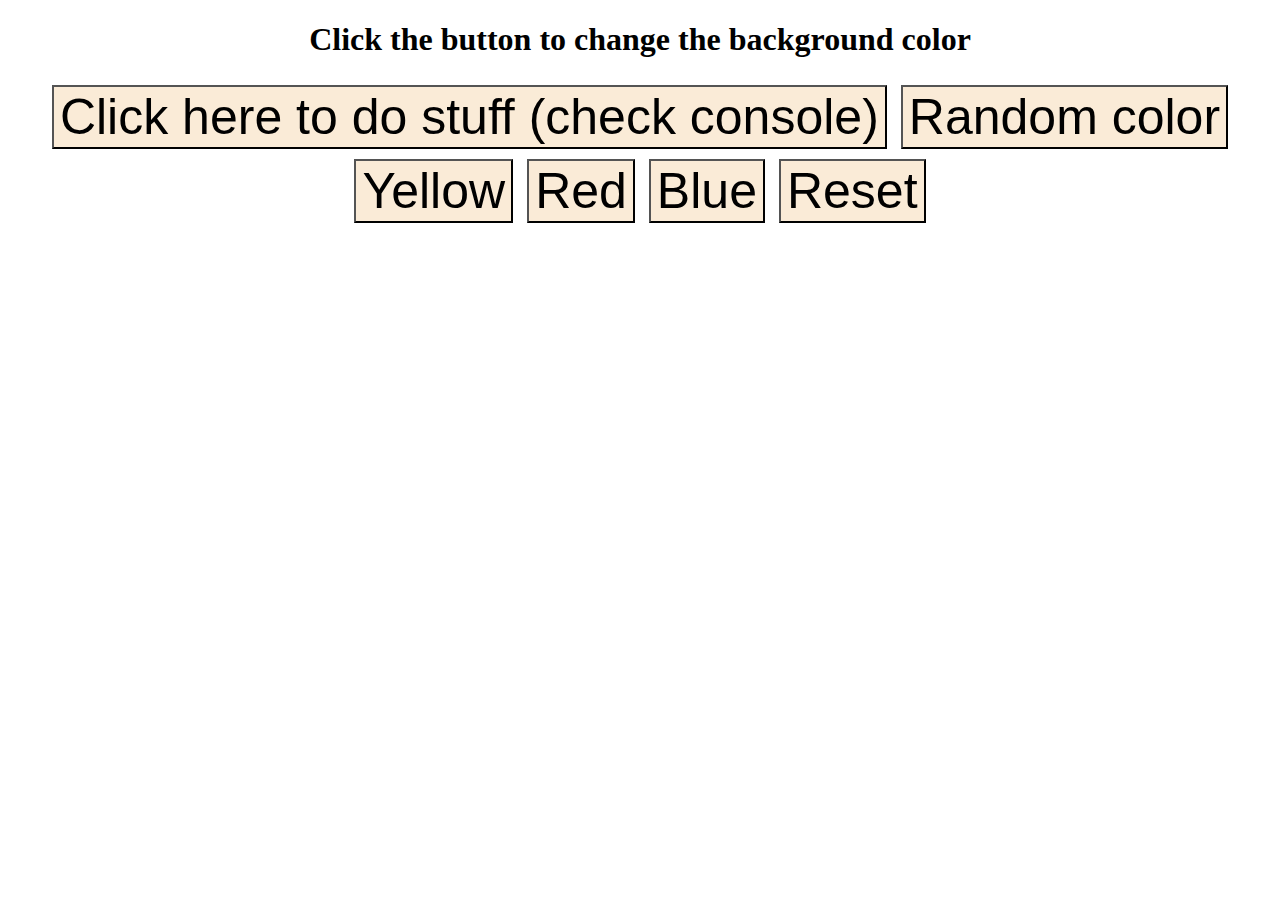
<file: ButtonColorChanger/index.html>
<!DOCTYPE html>
<html lang="en">
<head>
    <meta charset="UTF-8">
    <meta name="viewport" content="width=device-width, initial-scale=1.0">
    <title>Color Changing Button</title>
    <link href="css/style.css" rel="stylesheet">
</head>

    
<body>
    <div>
    <h1> Click the button to change the background color</h1>
    
    <button onclick="testFunc()">
        Click here to do stuff (check console)
    </button>

    <button onclick="randomColor()">
        Random color
    </button>

    <button onclick="yellowButton()">
        Yellow
    </button>

    <button onclick="redButton()">Red</button>

    <button onclick="blueButton()">Blue</button>

    <button onclick="removeColors()">Reset</button>

    
    </div>
    <script src="js/script.js"></script>
</body>
</html>
</file>
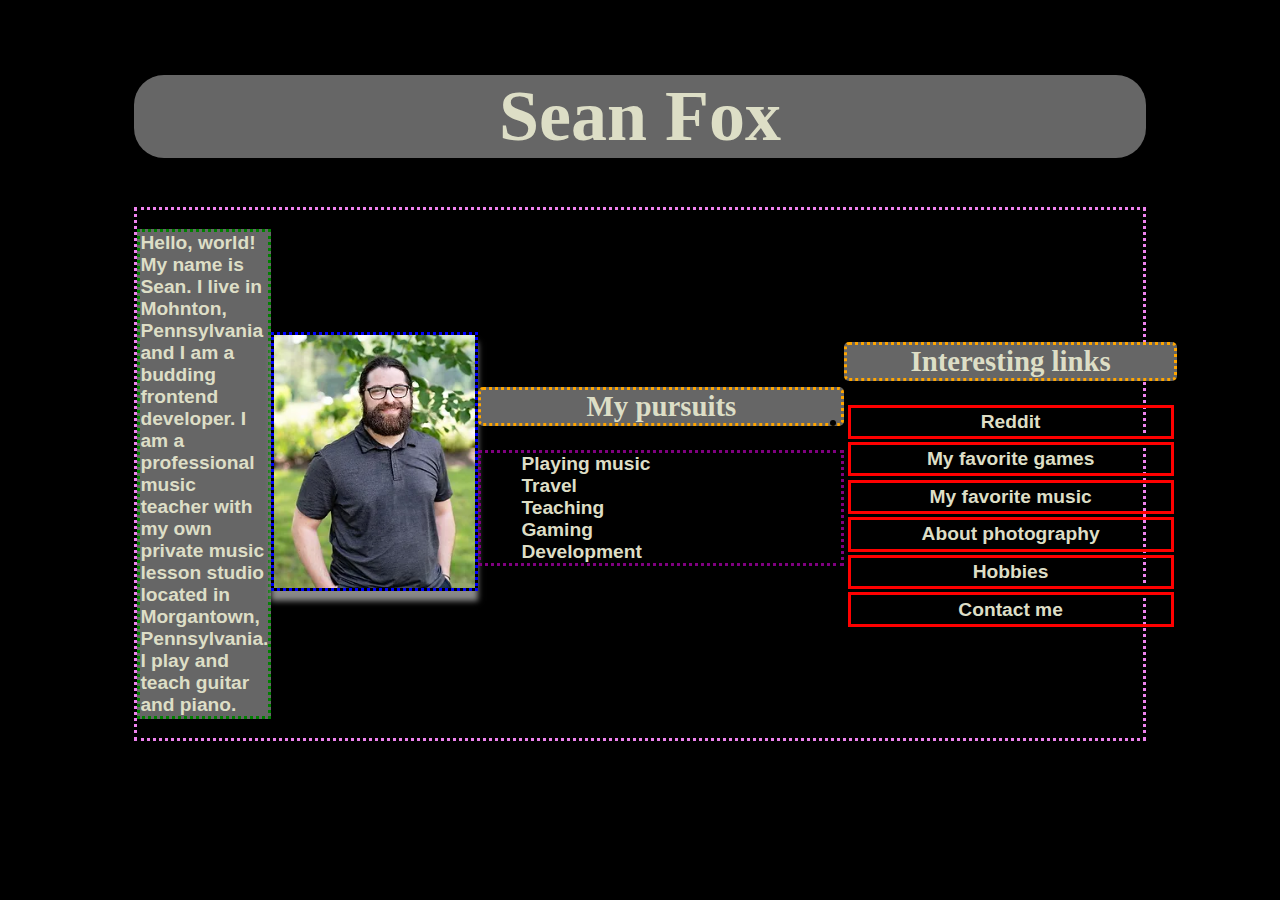
<file: Day1HTML - Copy/index.html>
<!DOCTYPE html>
<html lang="en">
<head>
    <meta charset="UTF-8">
    <meta name="viewport" content="width=device-width, initial-scale=1.0">
    <title>My first web page</title>
    <link href="css/style.css" rel="stylesheet">
</head>
<body>
    <div class="wrapper">
    <h1>Sean Fox</h1>
<break></break>
        <div class="bulk">
            
    <p class="flexitem">Hello, world! My name is Sean. I live in Mohnton, Pennsylvania and I am a budding frontend developer. I am a professional music teacher with my own private music lesson studio located in Morgantown, Pennsylvania. I play and teach guitar and piano. </p> 


    <img src="images/SeanFoxHeadshot_edited.webp" alt="Sean" title="Sean himself" class="me">
    <div class="flexitem">
    <h2>My pursuits</h2>

    <ul class="border">
        <li>Playing music</li>
        <li>Travel</li>
        <li>Teaching</li>
        <li>Gaming</li>
        <li>Development</li>
    </ul>
    </div>
    <div class="flexitem">
    <h2>Interesting links
        
    </h2>
            <nav>
                <ul>
                     <li> <a href="https://www.reddit.com" target="_blank">Reddit</a></li>
    
                    <li> <a href="https://steamcommunity.com/profiles/76561198028645742/" target="_blank">My favorite games</a></li>
                
                    <li> <a href="https://open.spotify.com/user/sdf4845?si=ec6cd8b35a344202" target="_blank">My favorite music</a></li>
                
                    <li> <a href="markup.html">About photography</a></li>
                
                    <li> <a href=hobbies.html>Hobbies</a></li>
                
                    <li><a href="contact.html">Contact me</a></li>
    
                 </ul>
           
            </nav>
        </div>
        </div>
    </div>
</body>
</html>
</file>
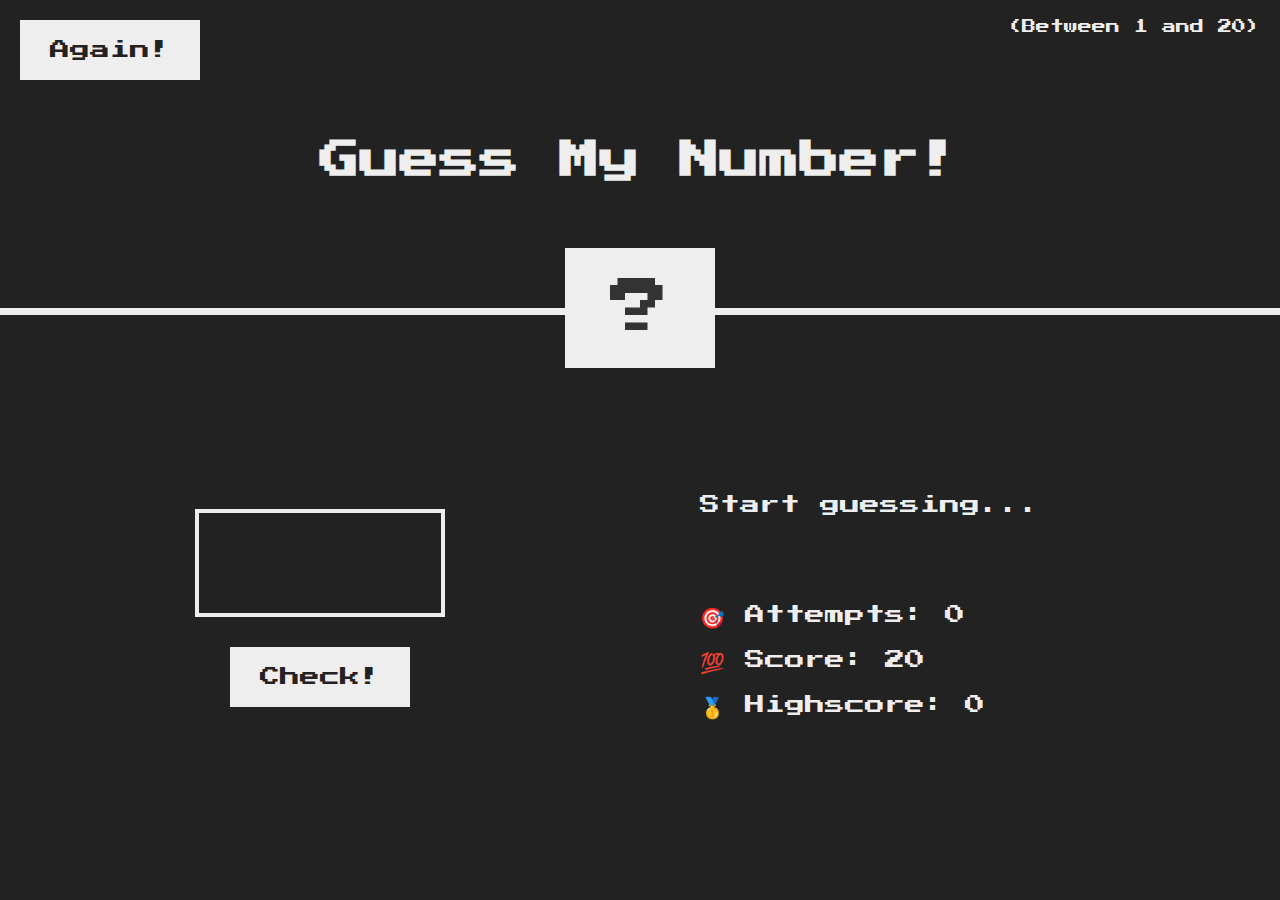
<file: GuessNumber/index.html>
<!DOCTYPE html>
<html lang="en">
  <head>
    <meta charset="UTF-8" />
    <meta name="viewport" content="width=device-width, initial-scale=1.0" />
    <meta http-equiv="X-UA-Compatible" content="ie=edge" />
    <link rel="stylesheet" href="style.css" />
    <title>Guess My Number!</title>
  </head>
  <body>
    <header>
      <h1>Guess My Number!</h1>
      <p class="between">(Between 1 and 20)</p>
      <button class="btn again">Again!</button>
      <div class="number">?</div>
    </header>
    <main>
      <section class="left">
        <input type="number" class="guess" />
        <button class="btn check">Check!</button>
      </section>
      <section class="right">
        <p class="message">Start guessing...</p>
        <p class="attempt">🎯 Attempts: <span class="attemptNumber">0</span></p>
        <p class="label-score">💯 Score: <span class="score">20</span></p>
        <p class="label-highscore">
          🥇 Highscore: <span class="highscore">0</span>
        </p>
      </section>
    </main>
    <script src="script.js"></script>
  </body>
</html>
</file>
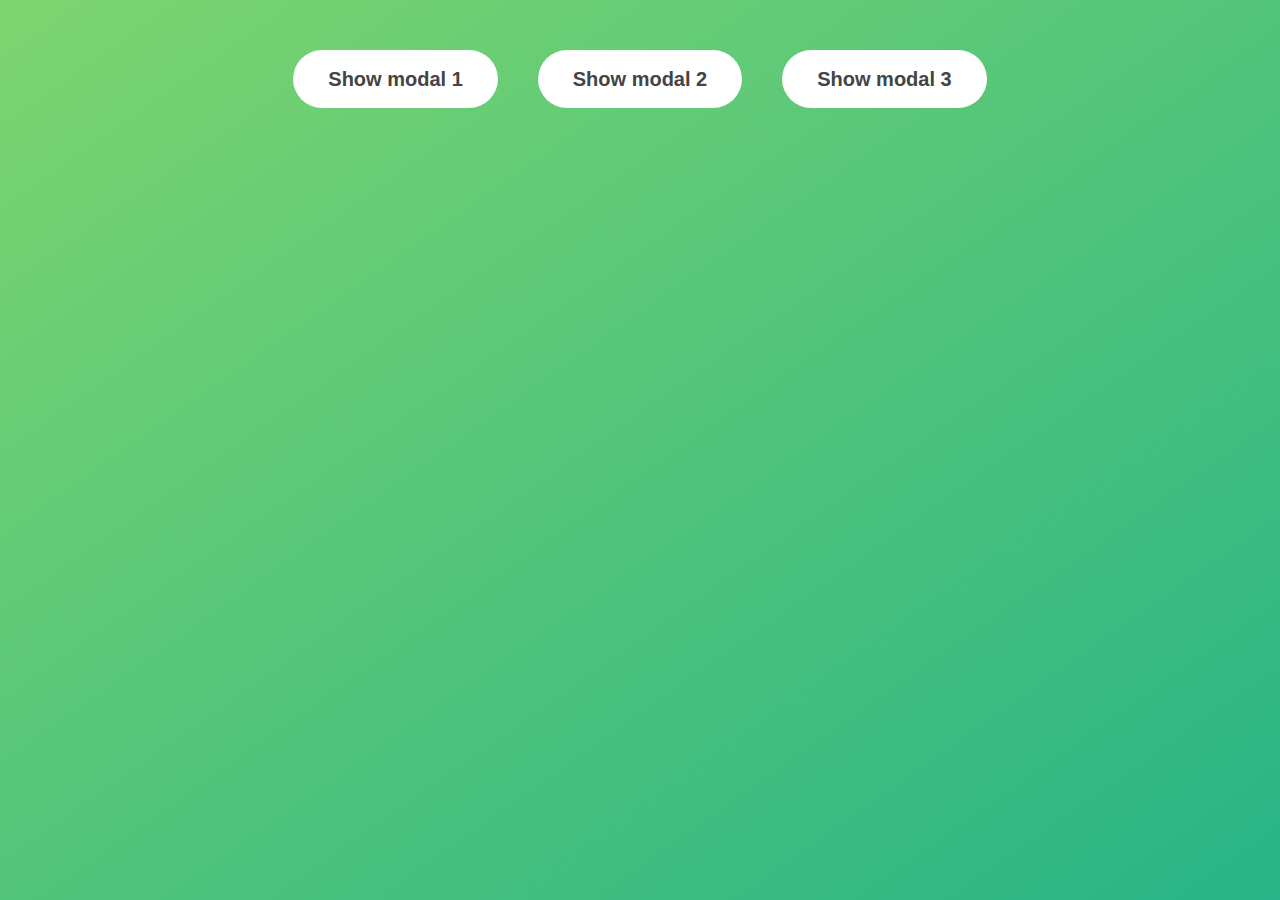
<file: ModalWindows/index.html>
<!DOCTYPE html>
<html lang="en">
  <head>
    <meta charset="UTF-8" />
    <meta name="viewport" content="width=device-width, initial-scale=1.0" />
    <meta http-equiv="X-UA-Compatible" content="ie=edge" />
    <link rel="stylesheet" href="style.css" />
    <title>Modal window</title>
  </head>
  <body>
    <button class="show-modal">Show modal 1</button>
    <button class="show-modal">Show modal 2</button>
    <button class="show-modal">Show modal 3</button>

    <div class="modal hidden">
      <button class="close-modal">&times;</button>
      <h1>I'm a modal window 😍</h1>
      <p>
        Lorem ipsum dolor sit amet, consectetur adipisicing elit, sed do eiusmod
        tempor incididunt ut labore et dolore magna aliqua. Ut enim ad minim
        veniam, quis nostrud exercitation ullamco laboris nisi ut aliquip ex ea
        commodo consequat. Duis aute irure dolor in reprehenderit in voluptate
        velit esse cillum dolore eu fugiat nulla pariatur. Excepteur sint
        occaecat cupidatat non proident, sunt in culpa qui officia deserunt
        mollit anim id est laborum.
      </p>
    </div>
    <div class="overlay hidden"></div>

    <script src="script.js"></script>
  </body>
</html>
</file>
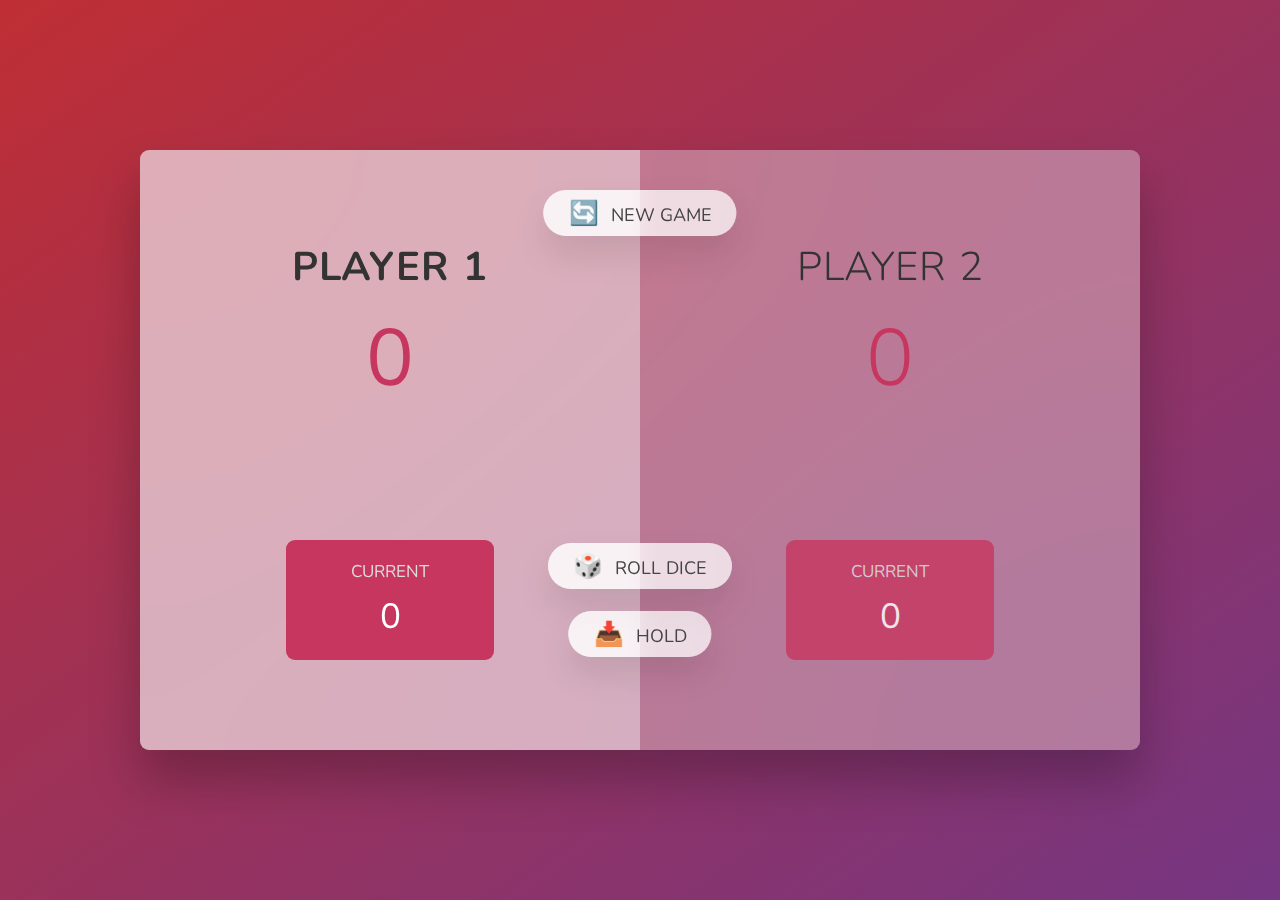
<file: PigGame/index.html>
<!DOCTYPE html>
<html lang="en">
  <head>
    <meta charset="UTF-8" />
    <meta name="viewport" content="width=device-width, initial-scale=1.0" />
    <meta http-equiv="X-UA-Compatible" content="ie=edge" />
    <link rel="stylesheet" href="style.css" />
    <title>Pig Game</title>
  </head>
  <body>
    <main>
      <section class="player player--0 player--active">
        <h2 class="name" id="name--0">Player 1</h2>
        <p class="score" id="score--0">43</p>
        <div class="current">
          <p class="current-label">Current</p>
          <p class="current-score" id="current--0">0</p>
        </div>
      </section>
      <section class="player player--1">
        <h2 class="name" id="name--1">Player 2</h2>
        <p class="score" id="score--1">24</p>
        <div class="current">
          <p class="current-label">Current</p>
          <p class="current-score" id="current--1">0</p>
        </div>
      </section>

      <img src="dice-5.png" alt="Playing dice" class="dice" />
      <button class="btn btn--new">🔄 New game</button>
      <button class="btn btn--roll">🎲 Roll dice</button>
      <button class="btn btn--hold">📥 Hold</button>
    </main>
    <script src="script.js"></script>
  </body>
</html>
</file>
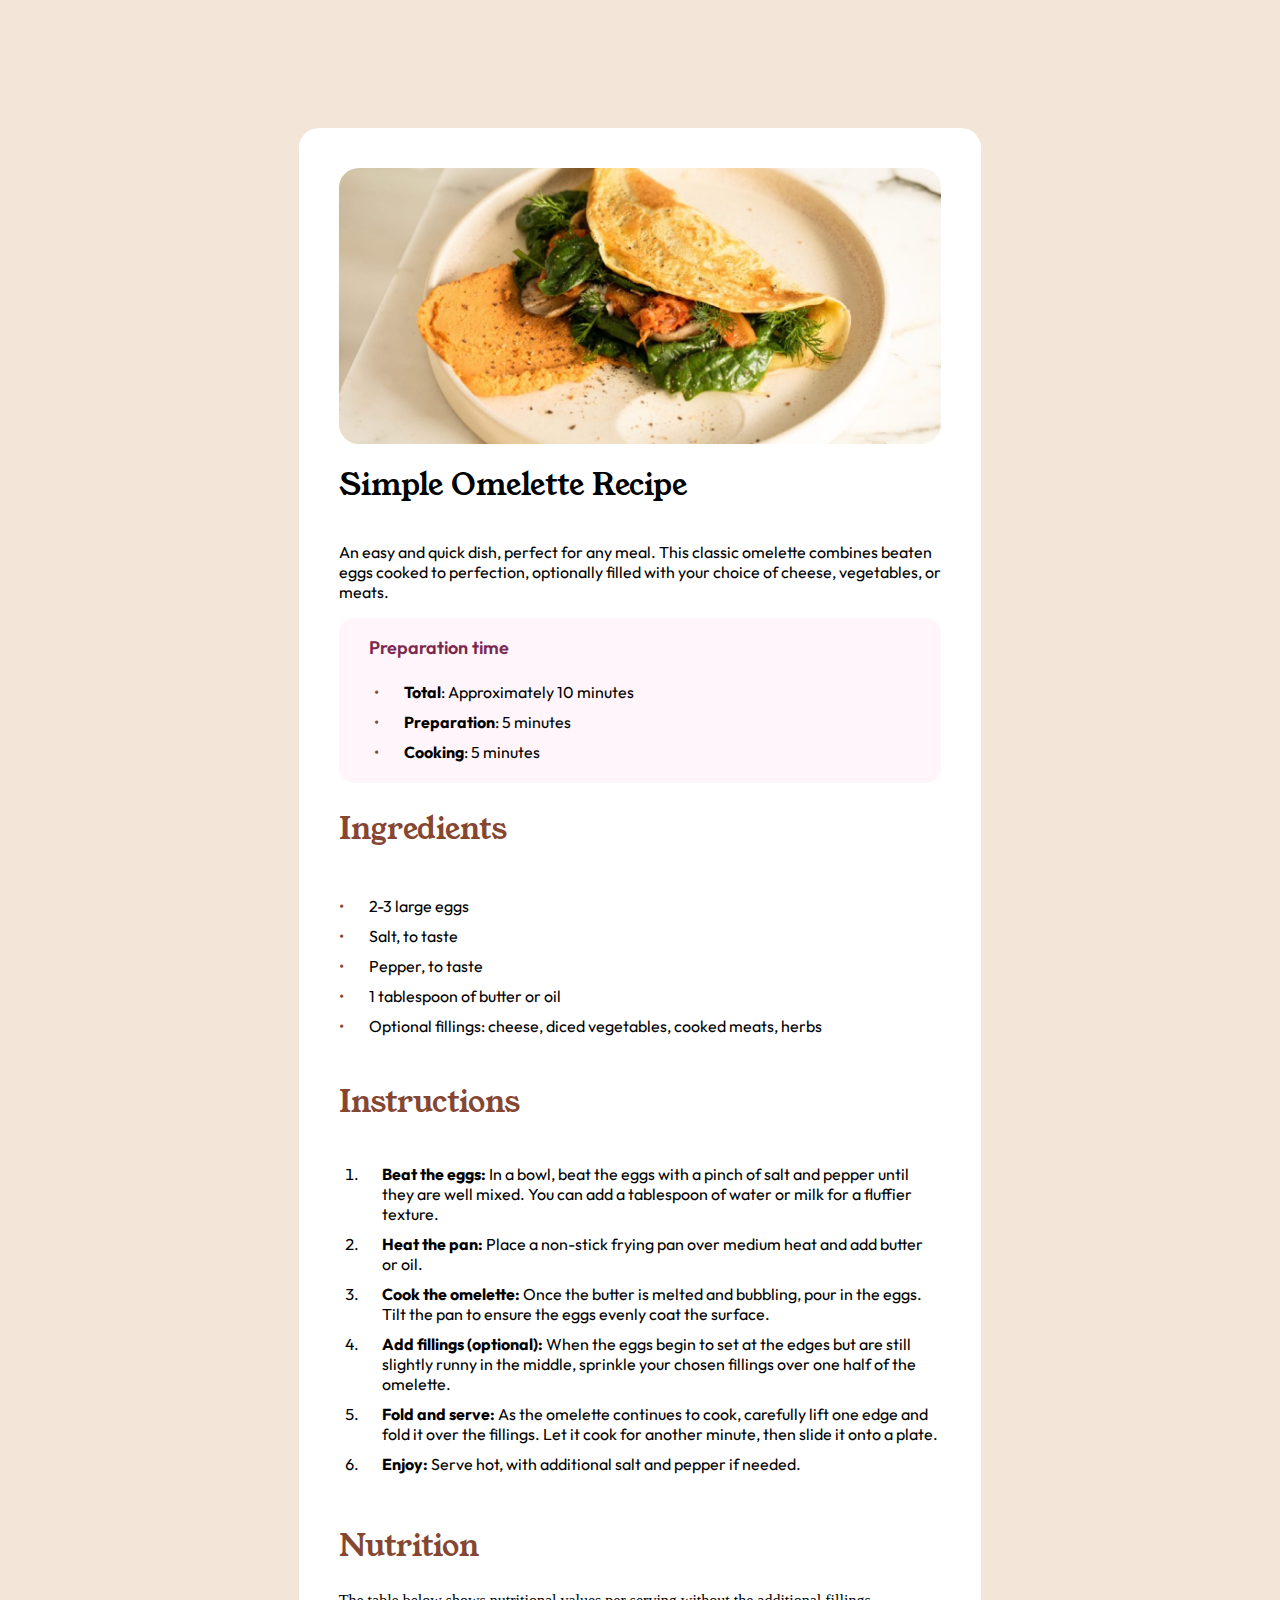
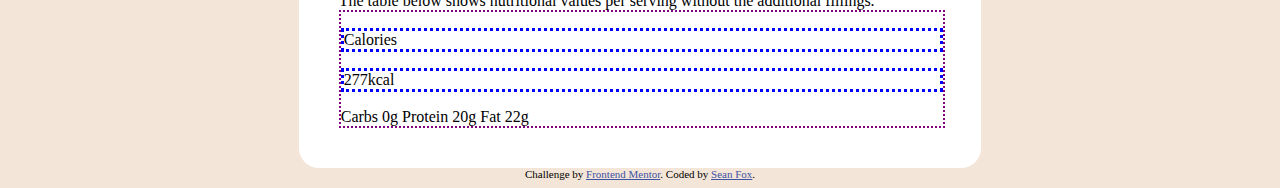
<file: recipe-page-main/index.html>
<!DOCTYPE html>
<html lang="en">
<head>
  <meta charset="UTF-8">
  <meta name="viewport" content="width=device-width, initial-scale=1.0"> <!-- displays site properly based on user's device -->

  <link rel="icon" type="image/png" sizes="32x32" href="./assets/images/favicon-32x32.png">

  <link rel="preconnect" href="https://fonts.googleapis.com">
<link rel="preconnect" href="https://fonts.gstatic.com" crossorigin>
<link href="https://fonts.googleapis.com/css2?family=Young+Serif&display=swap" rel="stylesheet">

<link rel="preconnect" href="https://fonts.googleapis.com">
<link rel="preconnect" href="https://fonts.gstatic.com" crossorigin>
<link href="https://fonts.googleapis.com/css2?family=Outfit:wght@100..900&display=swap" rel="stylesheet">
  
  <title>Frontend Mentor | Recipe page</title>
  <link href="css/style.css" rel="stylesheet">
    
</head>
<body>

  <div class="wrapper">

  <img class="img" src="assets/images/image-omelette.jpeg">

  <h1>Simple Omelette Recipe</h1>

 <p class="outfit"> An easy and quick dish, perfect for any meal. This classic omelette combines beaten eggs cooked 
  to perfection, optionally filled with your choice of cheese, vegetables, or meats.</p>

  <div class="prep">
  <h3>Preparation time</h3>
  
  <ul class="outfit_ul">

  <li><b>Total</b>: Approximately 10 minutes</li>
  <li><b>Preparation</b>: 5 minutes</li>
  <li><b>Cooking</b>: 5 minutes</li>
  </ul>
</div>
  <h2>Ingredients</h2>
<ul>
  <li>2-3 large eggs</li>
  <li>Salt, to taste</li>
  <li>Pepper, to taste</li>
  <li>1 tablespoon of butter or oil</li>
  <li>Optional fillings: cheese, diced vegetables, cooked meats, herbs</li>
</ul>

<h2>Instructions</h2>
<ol>
  <li><b>Beat the eggs:</b> In a bowl, beat the eggs with a pinch of salt and pepper until they are well mixed. 
  You can add a tablespoon of water or milk for a fluffier texture.</li>

  <li><b>Heat the pan:</b> Place a non-stick frying pan over medium heat and add butter or oil.</li>

  <li><b>Cook the omelette:</b> Once the butter is melted and bubbling, pour in the eggs. Tilt the pan to ensure 
  the eggs evenly coat the surface.</li>

  <li><b>Add fillings (optional):</b> When the eggs begin to set at the edges but are still slightly runny in the 
  middle, sprinkle your chosen fillings over one half of the omelette.</li>

  <li><b>Fold and serve:</b> As the omelette continues to cook, carefully lift one edge and fold it over the 
  fillings. Let it cook for another minute, then slide it onto a plate.</li>

  <li><b>Enjoy:</b> Serve hot, with additional salt and pepper if needed.</li>
  </ol>

  <h2>Nutrition</h2>

  The table below shows nutritional values per serving without the additional fillings.
<div class="nutrition">
 <p class="nut1"> Calories</p>
  
  <p class="nut1">
  277kcal</p>


 
Carbs
  0g


  Protein
  20g


  Fat
  22g
</div>

  </div>
  
  <div class="attribution">
    Challenge by <a href="https://www.frontendmentor.io?ref=challenge" target="_blank">Frontend Mentor</a>. 
    Coded by <a href="#">Sean Fox</a>.
  </div>
</body>
</html>
</file>
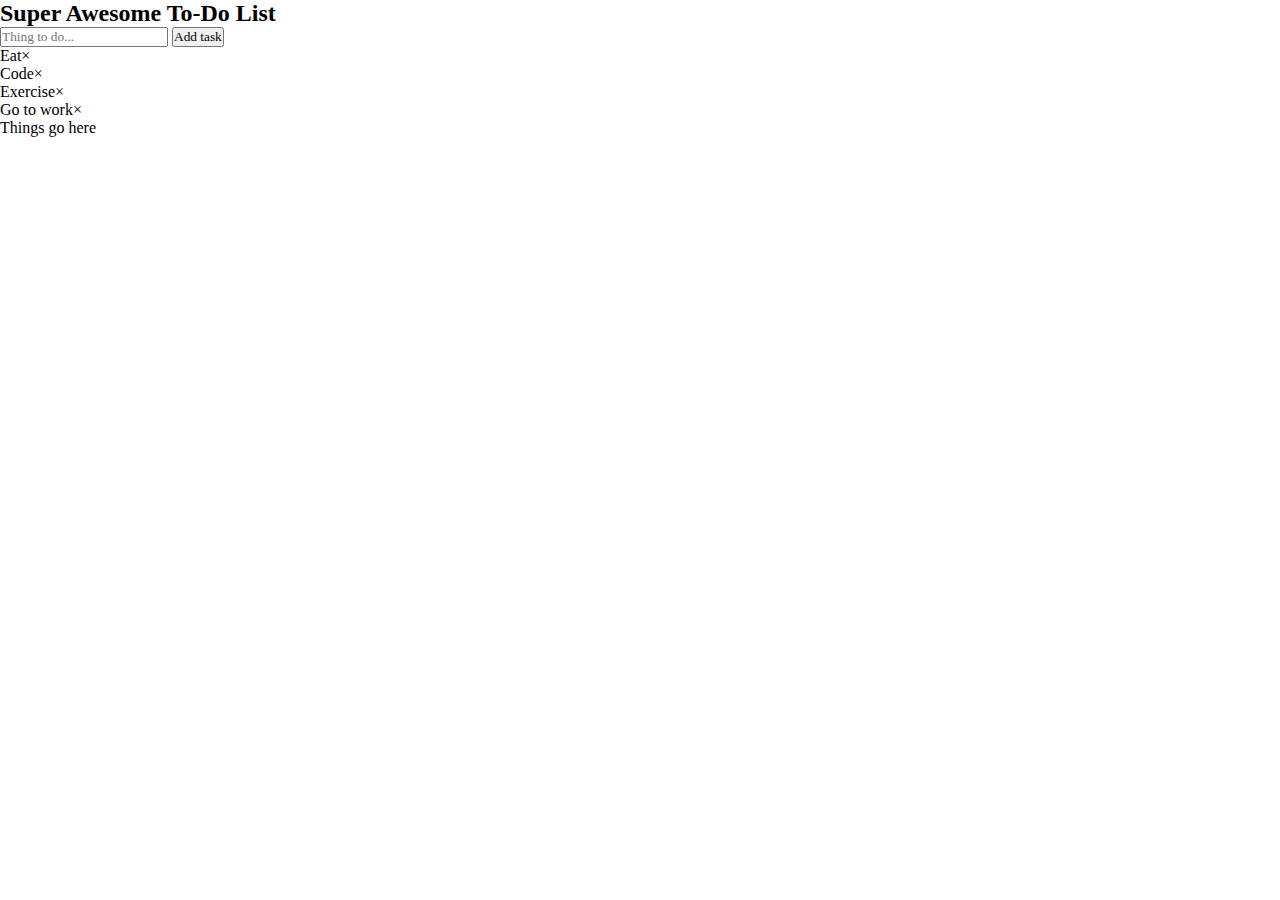
<file: TO-DO-List/v1/index.html>
<!DOCTYPE html>
<html lang="en">
<head>
    <meta charset="UTF-8">
    <meta name="viewport" content="width=device-width, initial-scale=1.0">
    <title>Super Handy To-Do List</title>
    <link href="css/style.css" rel="stylesheet">
</head>
<body>


    <div>
        <h2>Super Awesome To-Do List</h2>
        <input type="text" id="userInput" placeholder="Thing to do...">
        <button onclick="newTask()" class="newThing">Add task</button>
    </div>
    <ul id="todo-list"></ul>
    Things go here

    <script src="js/script.js"></script>
</body>
</html>
</file>
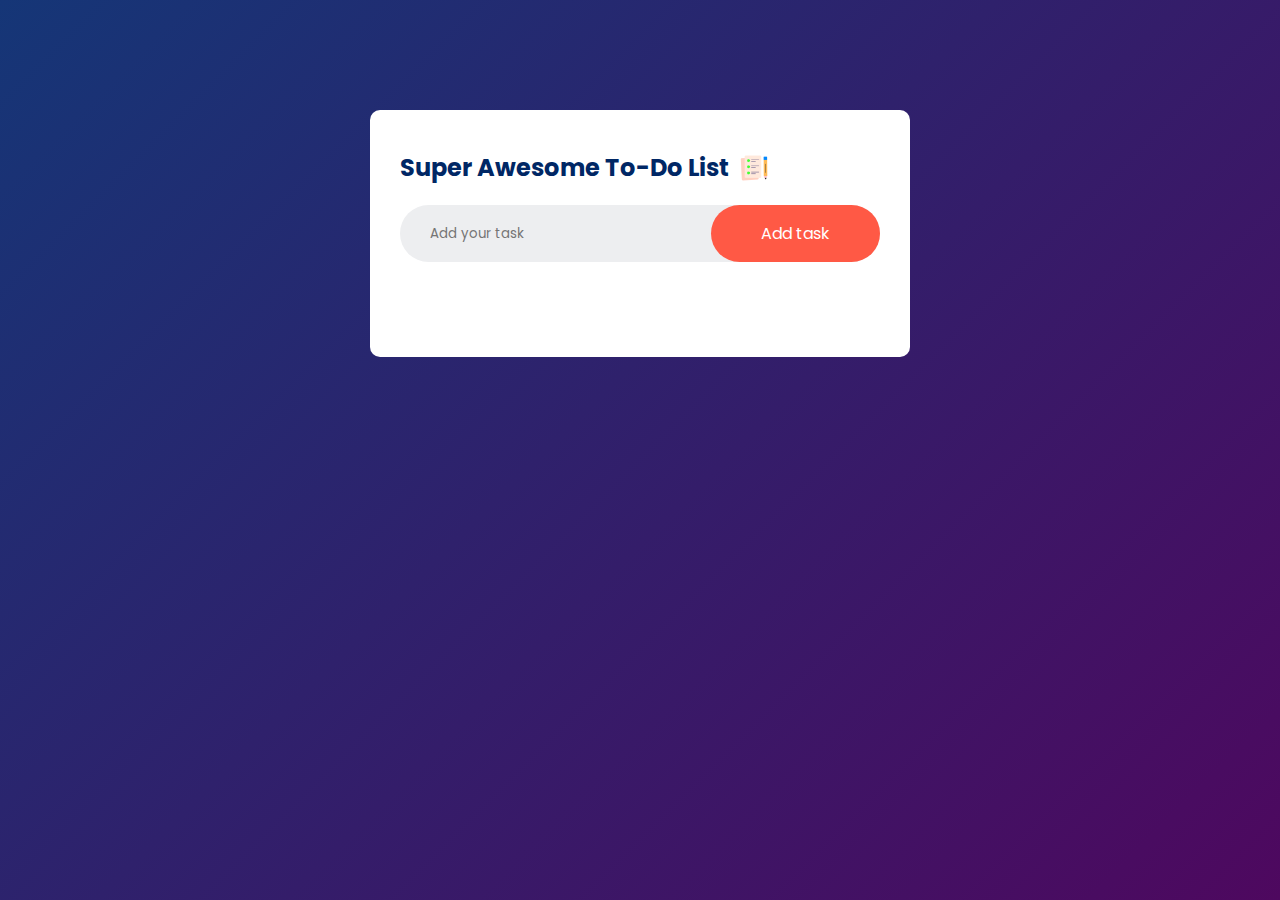
<file: TO-DO-List/v2/index.html>
<!DOCTYPE html>
<html lang="en">
  <head>
    <meta charset="UTF-8" />
    <meta name="viewport" content="width=device-width, initial-scale=1.0" />
    <title>Super Handy To-Do List</title>
    <link href="css/style.css" rel="stylesheet" />

    <link rel="preconnect" href="https://fonts.googleapis.com" />
    <link rel="preconnect" href="https://fonts.gstatic.com" crossorigin />
    <link
      href="https://fonts.googleapis.com/css2?family=Outfit:wght@100..900&family=Poppins:ital,wght@0,100;0,200;0,300;0,400;0,500;0,600;0,700;0,800;0,900;1,100;1,200;1,300;1,400;1,500;1,600;1,700;1,800;1,900&display=swap"
      rel="stylesheet"
    />
  </head>
  <body>
    <div class="container">
      <div class="todo-app">
        <h2>
          Super Awesome To-Do List <img src="images/icon.png" alt="list" />
        </h2>
        <div class="row">
          <input type="text" id="input-box" placeholder="Add your task" />
          <button onclick="addTask()" class="newThing">Add task</button>
        </div>
        <ul id="list-container">
          <!--li class="checked">Task 1</li>
          <li>Task 2</li>
          <li>Task 3</li -->
        </ul>
      </div>
    </div>
    <ul id="todo-list"></ul>

    <script src="script.js"></script>
  </body>
</html>
</file>
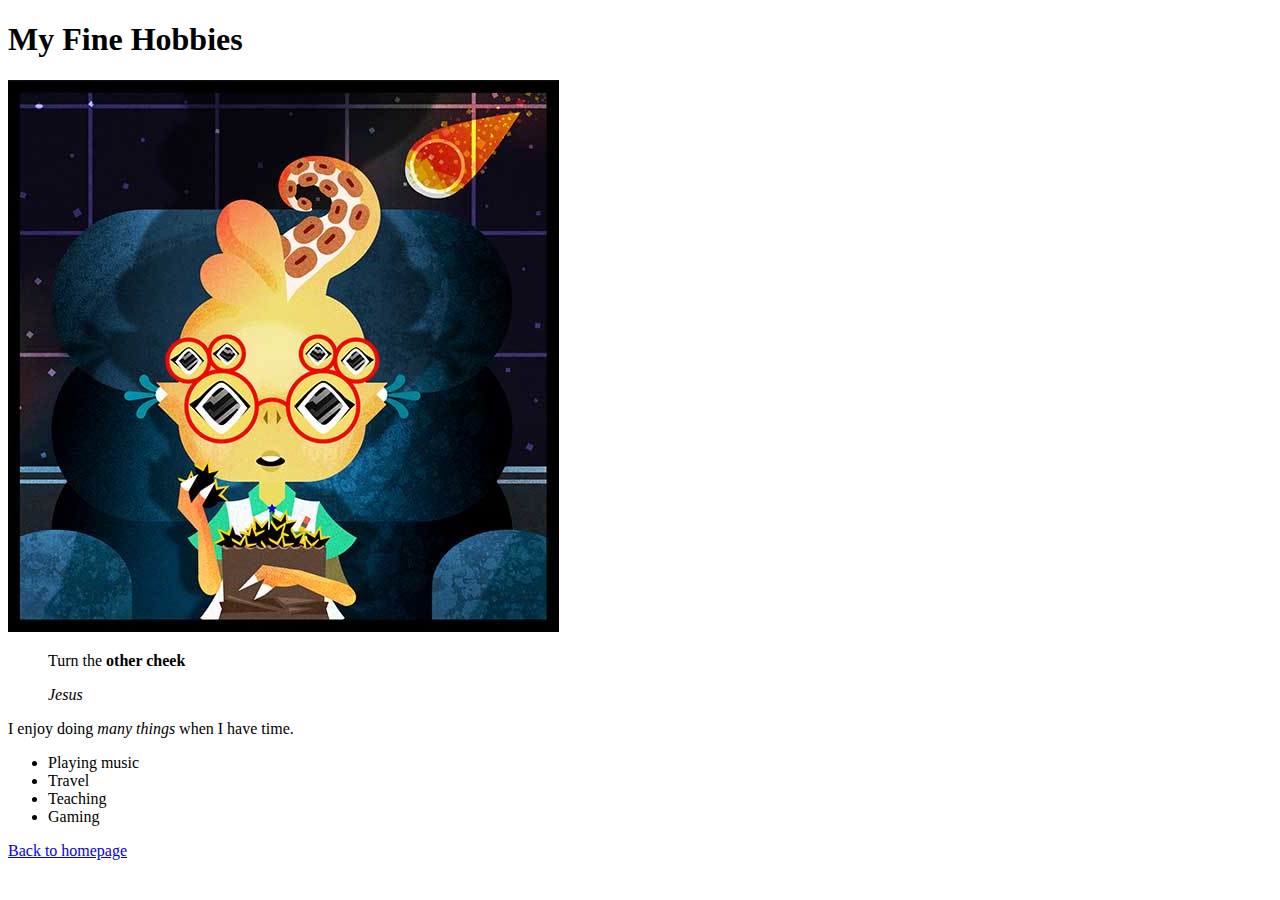
<file: Day1HTML - Copy/hobbies.html>
<!DOCTYPE html>
<html lang="en">
<head>
    <meta charset="UTF-8">
    <meta name="viewport" content="width=device-width, initial-scale=1.0">
    <title>My Hobbies</title>
</head>
<body>

    <h1>My Fine Hobbies</h1>

    <img src="images/blog1.jpg" alt="Weird alien eating popcorn" title="Weird alien eating popcorn">

    <blockquote>
        <p>Turn the <strong>other cheek</strong></p>
        <cite>Jesus</cite>
    </blockquote>

    <p>I enjoy doing <em>many things</em> when I have time.</p>
    <ul>
        <li>Playing music</li>
        <li>Travel</li>
        <li>Teaching</li>
        <li>Gaming</li>
    </ul>
    
    <a href=index.html>Back to homepage</a> 
</body>
</html>
</file>
<file: ButtonColorChanger/css/style.css>
body {
    text-align: center;
    background-color: white;
}

button {
    background-color: antiquewhite;
    font-size: 50px;
    margin: 5px
}

.yellowBackground {
    background: yellow;
}

.redBackground {
    background: red;
}

.blueBackground {
    background: blue;
}

.noColor {
    background: none;
}
</file>
<file: Day1HTML - Copy/css/style.css>
body {
    font-family: Arial, Helvetica, sans-serif;
    background-color: black;
    font-size: larger;
    font-weight: bold;
    -webkit-text-fill-color: #DDDEC6;
}
blockquote {
    font-style: italic;
}
h1 {
    background-color: #666666;
    text-align: center;
    border-radius: 30px;
    font-size: 4.5rem;
    font-family: "Rasa", serif;
    font-optical-sizing: auto;
    font-style: normal;
    top: 20px;
}
h2 {
    border-radius: 5px;
    background-color: #666666;
    text-align: center;
    font-family: "Rasa", serif;
    font-optical-sizing: auto;
    font-style: normal;
    border: dotted orange;
    padding: 0;
    
}
p {
  background: #666666;
 
  border: 2px solid #453831;
  border-left: 5px solid #453831;
  border:dotted green;

}
img {
    display: block;
    max-width: 20%;
    border: 1px solid #453831;
    box-shadow: 0 0.5em 0.3em #888;
    margin-bottom: 1.25em;
    border: dotted blue;
    flex-grow: 1;
  }
  #veryimportant {
    background-color: #545928;
    color: #9FB3BF;
    font-size: 2.5rem;
  }
  /*.borderparagraphs p {
    border: 1rem solid;
    border-color: #545928;
  }*/
  .quotes {
    font-family: Verdana, Geneva, Tahoma, sans-serif;
    font-weight: bolder;
  }
  .floatright {
    float:right;
    margin: 0 0 0 50rem;
  }
  .floatleft{
    float:left;
    margin:0 50rem 0 0;
  }
  article:after {
    content: "";
    display: table;
    clear: both;
}
.floatleftpic{
  float:left;
  margin: 0 1rem 0 0;
}
.emphasis{
  display: block;
  text-align: center;
  font-size: 3rem;
  font-weight: bold;
  
}
.nodisc {
  display:block;
  text-align: center;
}
.textcenter{
  text-align: center;
  font-size: 1.5rem;
  
}
.atfirst{
  font-family: cursive;
  font-size: 2rem
}
li {
  width: 20rem;
  margin: 0 auto;
}
.cage{
  margin: 0 auto;
}
.pbj{
  display: flex
}
.border{
  border-bottom: 1px solid #BB0000;
  
  border: dotted purple;
}
a{
  text-decoration: none;
}

.wrapper {
	width: 80%;
	margin: 0 auto;
	padding: 1em;
}
.flex{
  display:flex;
  flex-flow: row nowrap;
  justify-content: center;
 border: 2rem dotted green;
}
.flexchild1{ 
  border:1rem solid green;
 flex-basis:33%
}
.flexchild2{
  border:2rem solid yellow;
}
.wrappermarkup{
  width: 90%;
	margin: 0 auto;
	padding: 1em;
}
fieldset{
  border: 1px solid black;
	border-radius: 10px;
	margin-bottom: 2rem; 
}
textarea{
	height:10rem;
	padding: 1rem;
}
label {
	display: block;
	padding-bottom: 0.3rem;
}
select {
	font-size: 1rem;
}
button{
	font-size: 1rem;
	margin: 2rem 0;
	background-color: #bb342f;
	color: white;
	border: none;
	padding: 0.5rem 1rem;
	border-radius: 10px;
}

input:not([type="radio"]):not([type="checkbox"]), textarea, select {
	display: block;
	margin-bottom: 2rem;
	width: 20rem;
	font-family: Arial, Helvetica, sans-serif;
	font-size: 1rem;
	padding: 0 1rem;
	border-radius: 10px;
	border: none;
}
.bulk{
  border: dotted violet;
  display:flex; 
  flex-flow: row nowrap;
  align-content:flex-end;
  align-items: center;
  justify-content: space-evenly;
}
h3{
  border:dotted white;
}
nav ul{
  padding:0;
  margin: 0;
}
nav li{
  border:solid red;
  padding: 0;
  margin:.2rem;
  
  text-align: center;
}
nav a{
  text-decoration: none;
  display: block;
  padding: .2rem;
}
nav a:hover{
  background-color: grey;
  
}
.flexitem{
  flex-basis:20%;
}
</file>
<file: GuessNumber/style.css>
@import url('https://fonts.googleapis.com/css?family=Press+Start+2P&display=swap');

* {
  margin: 0;
  padding: 0;
  box-sizing: inherit;
}

html {
  font-size: 62.5%;
  box-sizing: border-box;
}

body {
  font-family: 'Press Start 2P', sans-serif;
  color: #eee;
  background-color: #222;
  /* background-color: #60b347; */
}

/* LAYOUT */
header {
  position: relative;
  height: 35vh;
  border-bottom: 7px solid #eee;
}

main {
  height: 65vh;
  color: #eee;
  display: flex;
  align-items: center;
  justify-content: space-around;
}

.left {
  width: 52rem;
  display: flex;
  flex-direction: column;
  align-items: center;
}

.right {
  width: 52rem;
  font-size: 2rem;
}

/* ELEMENTS STYLE */
h1 {
  font-size: 4rem;
  text-align: center;
  position: absolute;
  width: 100%;
  top: 52%;
  left: 50%;
  transform: translate(-50%, -50%);
}

.number {
  background: #eee;
  color: #333;
  font-size: 6rem;
  width: 15rem;
  padding: 3rem 0rem;
  text-align: center;
  position: absolute;
  bottom: 0;
  left: 50%;
  transform: translate(-50%, 50%);
}

.between {
  font-size: 1.4rem;
  position: absolute;
  top: 2rem;
  right: 2rem;
}

.again {
  position: absolute;
  top: 2rem;
  left: 2rem;
}

.guess {
  background: none;
  border: 4px solid #eee;
  font-family: inherit;
  color: inherit;
  font-size: 5rem;
  padding: 2.5rem;
  width: 25rem;
  text-align: center;
  display: block;
  margin-bottom: 3rem;
}

.btn {
  border: none;
  background-color: #eee;
  color: #222;
  font-size: 2rem;
  font-family: inherit;
  padding: 2rem 3rem;
  cursor: pointer;
}

.btn:hover {
  background-color: #ccc;
}

.message {
  margin-bottom: 8rem;
  height: 3rem;
}

.label-score {
  margin-bottom: 2rem;
}

.attempt {
  margin-bottom: 2rem;
}
</file>
<file: ModalWindows/style.css>
* {
  margin: 0;
  padding: 0;
  box-sizing: inherit;
}

html {
  font-size: 62.5%;
  box-sizing: border-box;
}

body {
  font-family: sans-serif;
  color: #333;
  line-height: 1.5;
  height: 100vh;
  position: relative;
  display: flex;
  align-items: flex-start;
  justify-content: center;
  background: linear-gradient(to top left, #28b487, #7dd56f);
}

.show-modal {
  font-size: 2rem;
  font-weight: 600;
  padding: 1.75rem 3.5rem;
  margin: 5rem 2rem;
  border: none;
  background-color: #fff;
  color: #444;
  border-radius: 10rem;
  cursor: pointer;
}

.close-modal {
  position: absolute;
  top: 1.2rem;
  right: 2rem;
  font-size: 5rem;
  color: #333;
  cursor: pointer;
  border: none;
  background: none;
}

h1 {
  font-size: 2.5rem;
  margin-bottom: 2rem;
}

p {
  font-size: 1.8rem;
}

/* -------------------------- */
/* CLASSES TO MAKE MODAL WORK */
.hidden {
  display: none;
}

.modal {
  position: absolute;
  top: 50%;
  left: 50%;
  transform: translate(-50%, -50%);
  width: 70%;

  background-color: white;
  padding: 6rem;
  border-radius: 5px;
  box-shadow: 0 3rem 5rem rgba(0, 0, 0, 0.3);
  z-index: 10;
}

.overlay {
  position: absolute;
  top: 0;
  left: 0;
  width: 100%;
  height: 100%;
  background-color: rgba(0, 0, 0, 0.6);
  backdrop-filter: blur(3px);
  z-index: 5;
}
</file>
<file: PigGame/style.css>
@import url('https://fonts.googleapis.com/css2?family=Nunito&display=swap');

* {
  margin: 0;
  padding: 0;
  box-sizing: inherit;
}

html {
  font-size: 62.5%;
  box-sizing: border-box;
}

body {
  font-family: 'Nunito', sans-serif;
  font-weight: 400;
  height: 100vh;
  color: #333;
  background-image: linear-gradient(to top left, #753682 0%, #bf2e34 100%);
  display: flex;
  align-items: center;
  justify-content: center;
}

/* LAYOUT */
main {
  position: relative;
  width: 100rem;
  height: 60rem;
  background-color: rgba(255, 255, 255, 0.35);
  backdrop-filter: blur(200px);
  filter: blur();
  box-shadow: 0 3rem 5rem rgba(0, 0, 0, 0.25);
  border-radius: 9px;
  overflow: hidden;
  display: flex;
}

.player {
  flex: 50%;
  padding: 9rem;
  display: flex;
  flex-direction: column;
  align-items: center;
  transition: all 0.75s;
}

/* ELEMENTS */
.name {
  position: relative;
  font-size: 4rem;
  text-transform: uppercase;
  letter-spacing: 1px;
  word-spacing: 2px;
  font-weight: 300;
  margin-bottom: 1rem;
}

.score {
  font-size: 8rem;
  font-weight: 300;
  color: #c7365f;
  margin-bottom: auto;
}

.player--active {
  background-color: rgba(255, 255, 255, 0.4);
}
.player--active .name {
  font-weight: 700;
}
.player--active .score {
  font-weight: 400;
}

.player--active .current {
  opacity: 1;
}

.current {
  background-color: #c7365f;
  opacity: 0.8;
  border-radius: 9px;
  color: #fff;
  width: 65%;
  padding: 2rem;
  text-align: center;
  transition: all 0.75s;
}

.current-label {
  text-transform: uppercase;
  margin-bottom: 1rem;
  font-size: 1.7rem;
  color: #ddd;
}

.current-score {
  font-size: 3.5rem;
}

/* ABSOLUTE POSITIONED ELEMENTS */
.btn {
  position: absolute;
  left: 50%;
  transform: translateX(-50%);
  color: #444;
  background: none;
  border: none;
  font-family: inherit;
  font-size: 1.8rem;
  text-transform: uppercase;
  cursor: pointer;
  font-weight: 400;
  transition: all 0.2s;

  background-color: white;
  background-color: rgba(255, 255, 255, 0.6);
  backdrop-filter: blur(10px);

  padding: 0.7rem 2.5rem;
  border-radius: 50rem;
  box-shadow: 0 1.75rem 3.5rem rgba(0, 0, 0, 0.1);
}

.btn::first-letter {
  font-size: 2.4rem;
  display: inline-block;
  margin-right: 0.7rem;
}

.btn--new {
  top: 4rem;
}
.btn--roll {
  top: 39.3rem;
}
.btn--hold {
  top: 46.1rem;
}

.btn:active {
  transform: translate(-50%, 3px);
  box-shadow: 0 1rem 2rem rgba(0, 0, 0, 0.15);
}

.btn:focus {
  outline: none;
}

.dice {
  position: absolute;
  left: 50%;
  top: 16.5rem;
  transform: translateX(-50%);
  height: 10rem;
  box-shadow: 0 2rem 5rem rgba(0, 0, 0, 0.2);
}

.player--winner {
  background-color: #2f2f2f;
}

.player--winner .name {
  font-weight: 700;
  color: #c7365f;
}

.hidden {
  display: none;
}
</file>
<file: recipe-page-main/css/style.css>
.attribution { font-size: 11px; text-align: center; }
.attribution a { color: hsl(228, 45%, 44%); }
body{
    background-color:hsl(30, 54%, 90%)
}
.wrapper{
    display:flex;
    flex-flow:column nowrap;
    align-items: baseline;
    margin-top: 8rem;
    margin-right:23%;
    margin-left:23%;
    border-radius: 20px;
    padding: 40px;
    background-color:white;
}
.img{
    max-width:100%;
    border-radius:20px;
  
    

}
h1, h2{
    font-family: "Young Serif", serif;
    font-weight: 400;
    font-size: 30px;
    }
h2{
  color:hsl(14, 45%, 36%)
  
}

h3{
    padding-left:5%;
    font-family: "Outfit", sans-serif;
  font-optical-sizing: auto;
  font-weight: 400;
  font-style: normal;
  font-size:18px;
  color: hsl(332, 51%, 32%);
  font-weight: 600;
}
.outfit{
  font-family: "Outfit", sans-serif;
  font-optical-sizing: auto;
  font-weight: 400;
  font-style: normal;
  font-size:16px;
  
  
}
.outfit_ul{
  font-family: "Outfit", sans-serif;
  font-optical-sizing: auto;
  font-weight: 400;
  font-style: normal;
  font-size:16px;
  padding-left: 35px;
}

.prep{
    background-color: hsl(330, 100%, 98%);
    min-width: 100%;
    border-radius: 15px;
    
}
ul li{
  line-height: 30px;
  
  font-family: "Outfit", sans-serif;
  font-optical-sizing: auto;
  font-weight: 400;
  font-style: normal;
  list-style-type: none;
  
}
ol{
  
  padding-left: 23px;
}

ol li{
  font-family: "Outfit", sans-serif;
  font-optical-sizing: auto;
  font-weight: 400;
  font-style: normal;
  padding-bottom:10px;
  padding-left: 20px;
  
}
ol li::before{
  margin-right: 18px;
}
.nutrition{
  flex-flow:row nowrap;
  border:dotted purple 2px;
  width: 100%
  
  }
.nut1{
  border:dotted blue;

}
ul li::before{
content: "•";
color: hsl(14, 45%, 36%);
margin-right: 25px;

}
ul{

  padding-left: 0;
}
</file>
<file: TO-DO-List/v1/css/style.css>
* {
  margin: 0;
  padding: 0;
  font-family: "Poppins", "sans-serif";
  box-sizing: border-box;
}
button {
  cursor: pointer;
}
</file>
<file: TO-DO-List/v2/css/style.css>
* {
  margin: 0;
  padding: 0;
  font-family: "Poppins", "sans-serif";
  box-sizing: border-box;
}
.container {
  width: 100%;
  min-height: 100vh;
  background: linear-gradient(135deg, #153677, #4e085f);
  padding: 10px;
}
.todo-app {
  width: 100%;
  max-width: 540px;
  background: #fff;
  margin: 100px auto 20px;
  padding: 40px 30px 70px;
  border-radius: 10px;
}
.todo-app h2 {
  color: #002765;
  display: flex;
  align-items: center;
  margin-bottom: 20px;
}
.todo-app h2 img {
  width: 30px;
  margin-left: 10px;
}
.row {
  display: flex;
  align-items: center;
  justify-content: space-between;
  background: #edeef0;
  border-radius: 30px;
  padding-left: 20px;
  margin-bottom: 25px;
}
input {
  flex: 1;
  border: none;
  outline: none;
  background: transparent;
  padding: 10px;
}
button {
  border: none;
  outline: none;
  padding: 16px 50px;
  background: #ff5945;
  color: #fff;
  font-size: 16px;
  cursor: pointer;
  border-radius: 40px;
}
ul li {
  list-style: none;
  font-size: 17px;
  padding: 12px 8px 12px 50px;
  user-select: none;
  cursor: pointer;
  position: relative;
}
ul li::before {
  content: "";
  position: absolute;
  height: 28px;
  width: 28px;
  border-radius: 50%;
  background-image: url(../images/unchecked.png);
  background-size: cover;
  background-position: center;
  top: 8px;
  left: 8px;
}
ul li.checked {
  color: #555;
  text-decoration: line-through;
}
ul li.checked::before {
  background-image: url(../images/checked.png);
}
ul li span {
  position: absolute;
  right: 0;
  top: 5px;
  width: 40px;
  height: 40px;
  font-size: 22px;
  color: #555;
  line-height: 40px;
  text-align: center;
  border-radius: 50%;
}
ul li span:hover {
  background: #edeef0;
}
</file>
